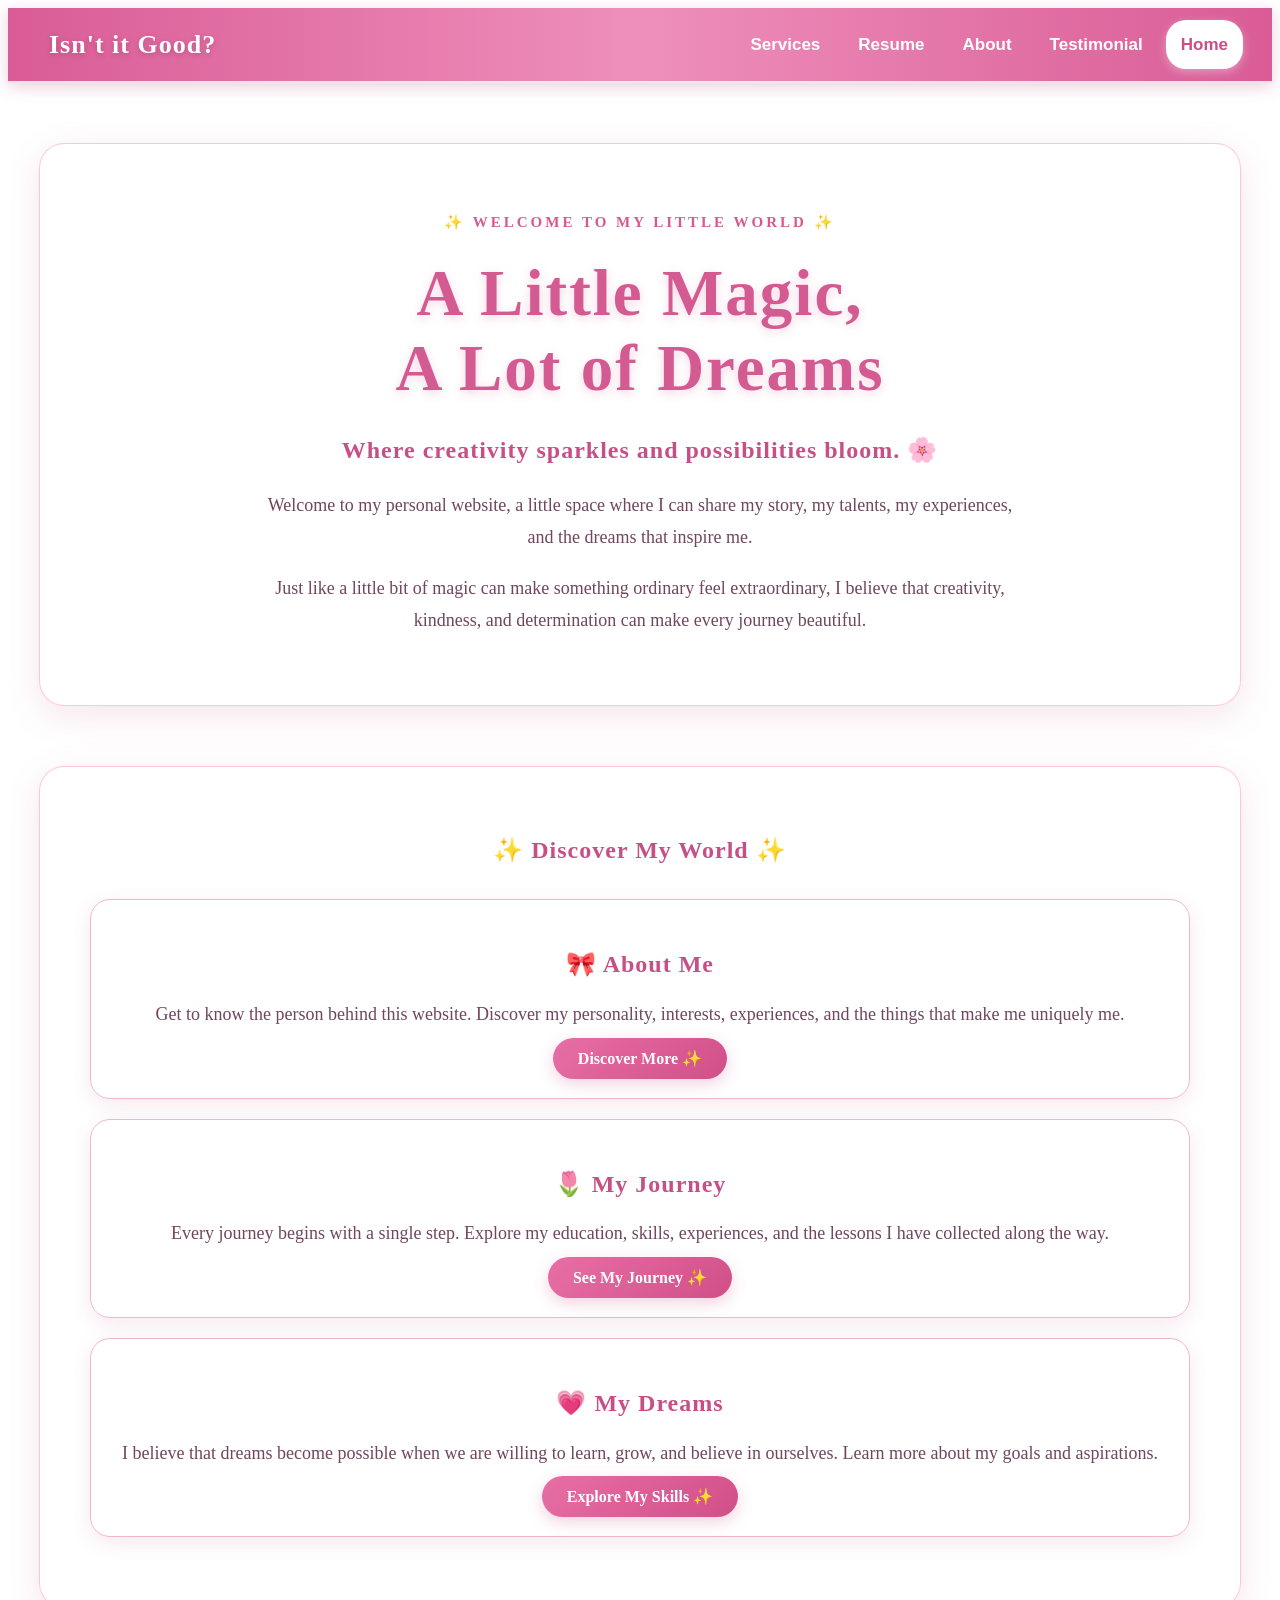
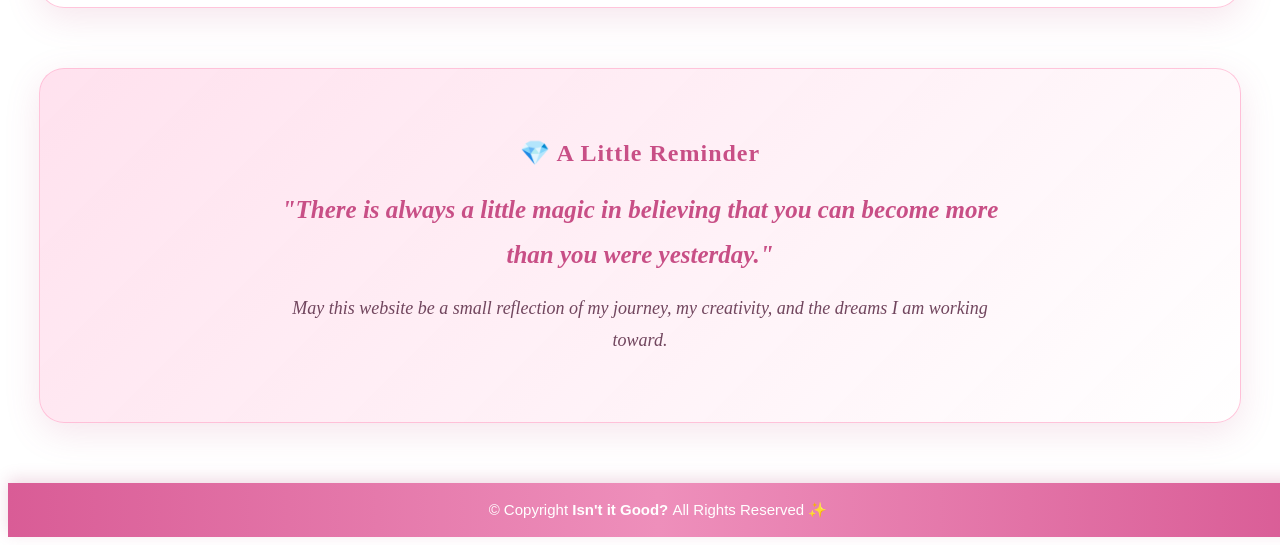
<file: index.html>
<head>
     <meta charset="UTF-8">

    <meta name="viewport" content="width=device-width, initial-scale=1.0">

    <title>Isn't it Good? | Home</title>

    <link rel="stylesheet" type="text/css" href="style.css" media="screen">

</head>
    
    
    <body data-new-gr-c-s-check-loaded="14.1195.0" data-gr-ext-installed="">
        <header>
            <div class="header">
                <div class="header-Left">
                    <a href="index.html" class="logo">Isn't it Good? </a>
                </div>
            <div class="header-Right">
                <a href="Services.html">Services</a>
                <a href="Resume.html">Resume</a>
                <a href="About Me.html">About</a>
                 <a href="Testimonial.html">Testimonial</a>
                <a class="active" href="index.html">Home</a>
            </div>
        </div>
    
        </header>
    
        </header>
        <main>
            <section class="hero">

            <p class="small-title">
                ✨ WELCOME TO MY LITTLE WORLD ✨
            </p>


            <h1>
                A Little Magic,
                <br>
                A Lot of Dreams
            </h1>


            <h2>
                Where creativity sparkles and possibilities bloom. 🌸
            </h2>


            <p>

                Welcome to my personal website, a little space
                where I can share my story, my talents, my
                experiences, and the dreams that inspire me.

            </p>


            <p>

                Just like a little bit of magic can make
                something ordinary feel extraordinary,
                I believe that creativity, kindness,
                and determination can make every journey
                beautiful.

            </p>


        </section>
        <section class="magic-section">

            <h2>
                ✨ Discover My World ✨
            </h2>


            <div class="card">

                <h2>
                    🎀 About Me
                </h2>

                <p>

                    Get to know the person behind this website.
                    Discover my personality, interests,
                    experiences, and the things that make me
                    uniquely me.

                </p>

                <a class="btn" href="About Me.html">
                    Discover More ✨
                </a>

            </div>
            <div class="card">

                <h2>
                    🌷 My Journey
                </h2>

                <p>

                    Every journey begins with a single step.
                    Explore my education, skills, experiences,
                    and the lessons I have collected along
                    the way.

                </p>

                <a class="btn" href="Resume.html">
                    See My Journey ✨
                </a>

            </div>
            <div class="card">

                <h2>
                    💗 My Dreams
                </h2>

                <p>

                    I believe that dreams become possible when
                    we are willing to learn, grow, and believe
                    in ourselves. Learn more about my goals
                    and aspirations.

                </p>

                <a class="btn" href="Services.html">
                    Explore My Skills ✨
                </a>

            </div>
        </section>
        <section class="quote-section">

            <h2>
                💎 A Little Reminder
            </h2>


            <p>

                "There is always a little magic in believing
                that you can become more than you were
                yesterday."

            </p>
            <p>

                May this website be a small reflection of my
                journey, my creativity, and the dreams I am
                working toward.

            </p>

        </section>
        </main>
    
        <footer>
            <div class="footer">

            © Copyright

            <strong>
                <span>Isn't it Good?</span>
            </strong>

            All Rights Reserved ✨

            </div>

        </footer> 
            
    </body>
</file>
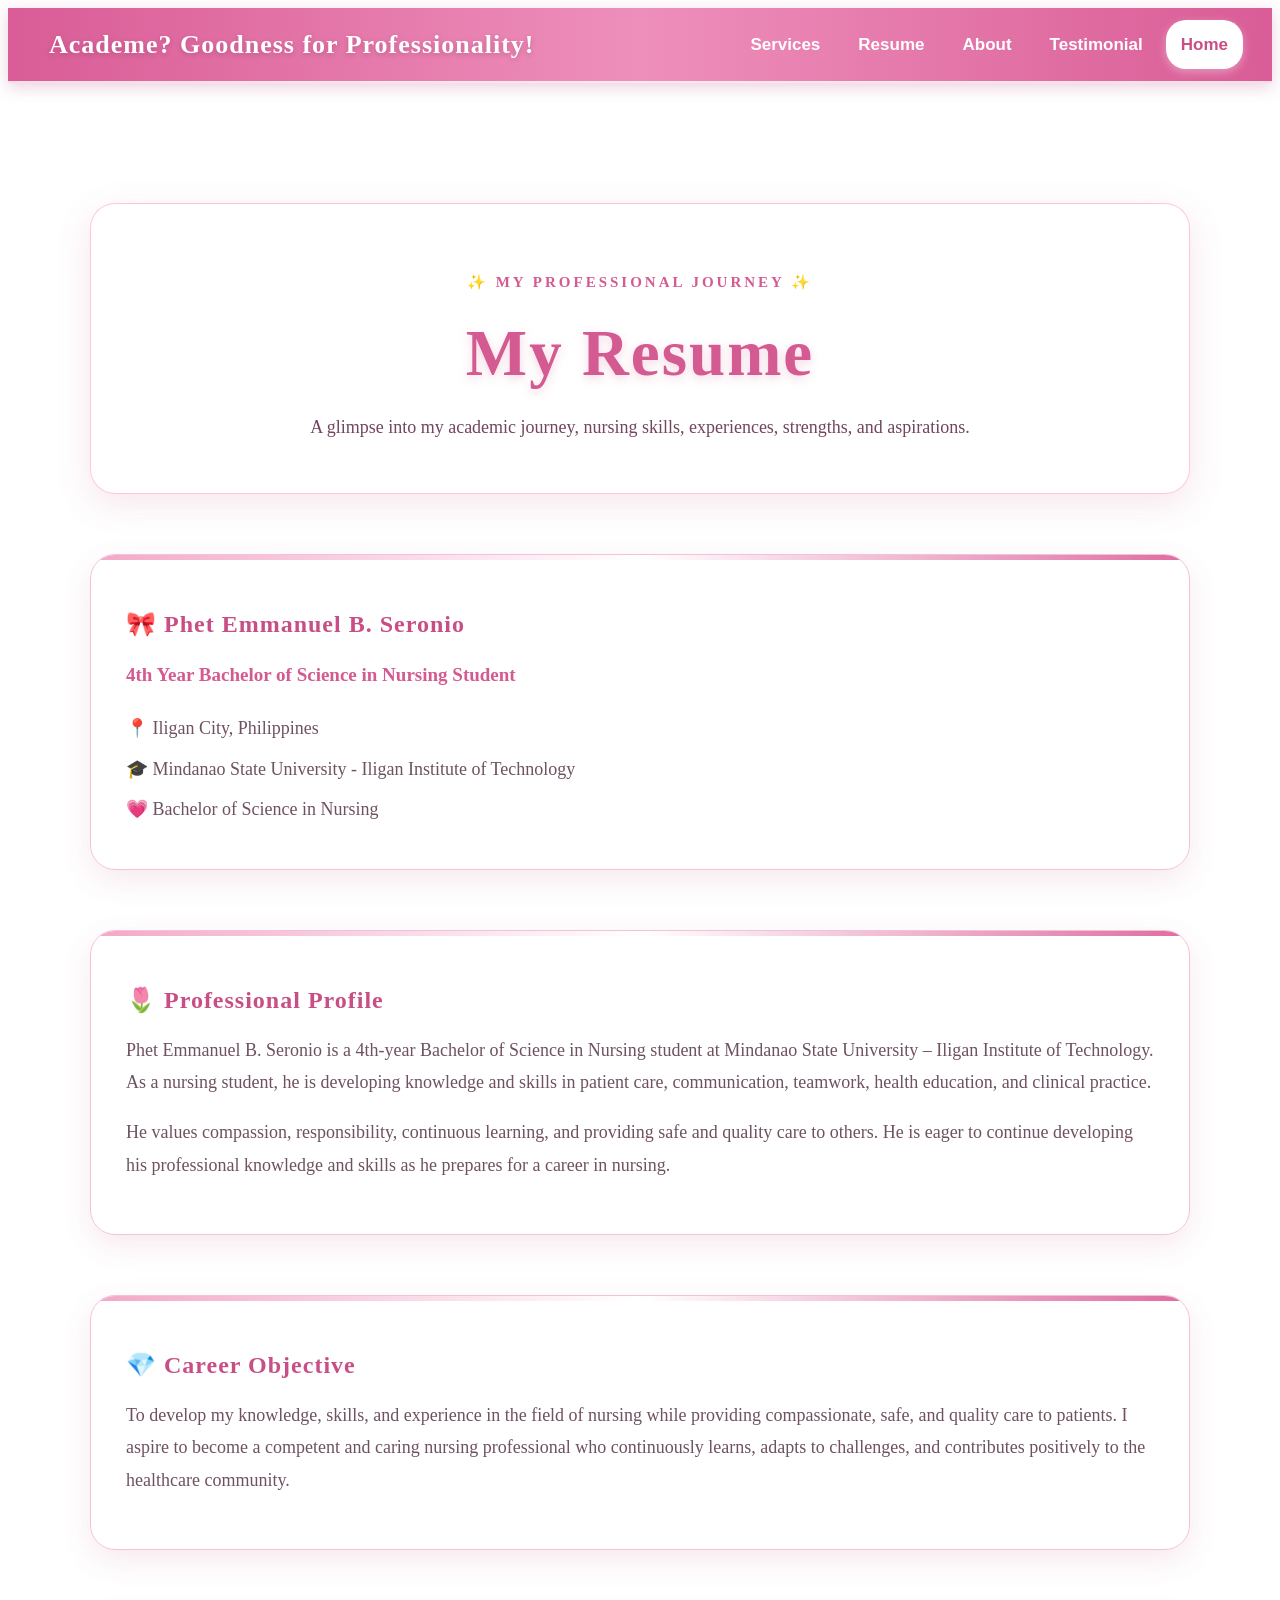
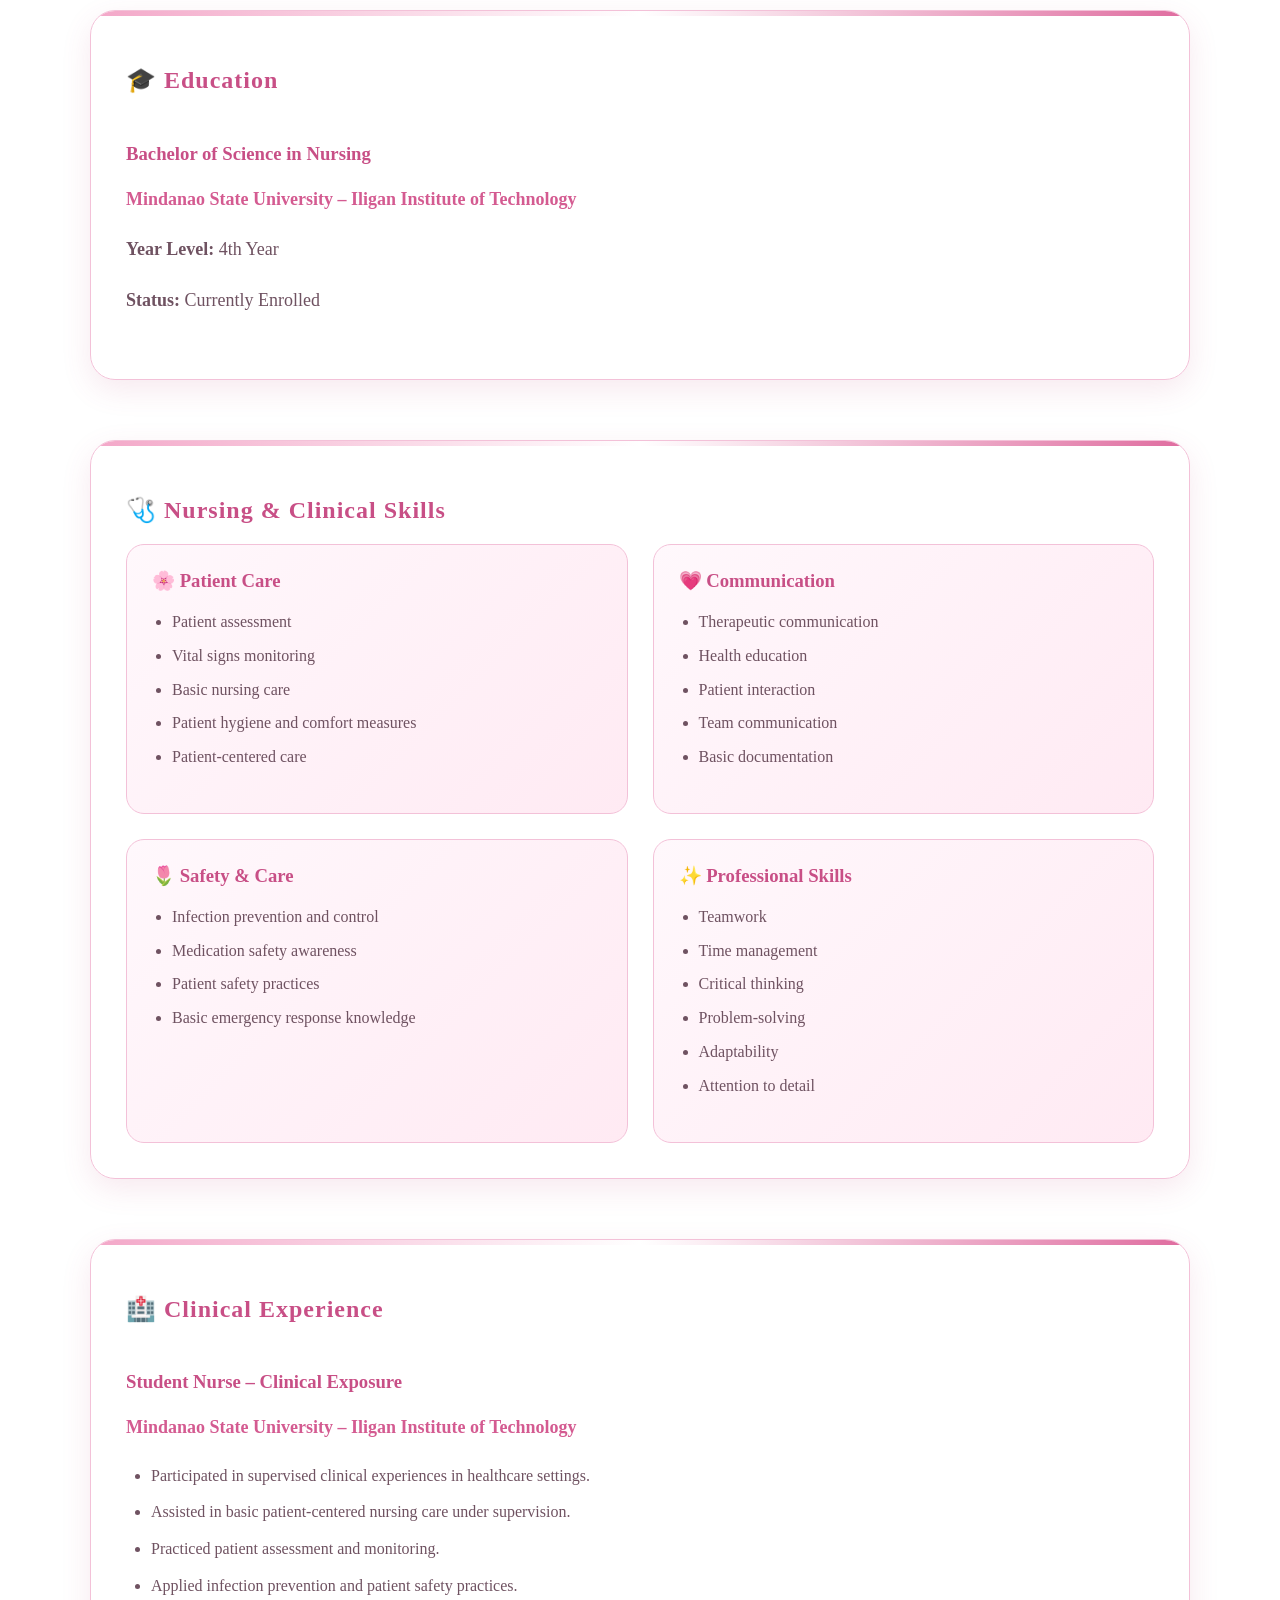
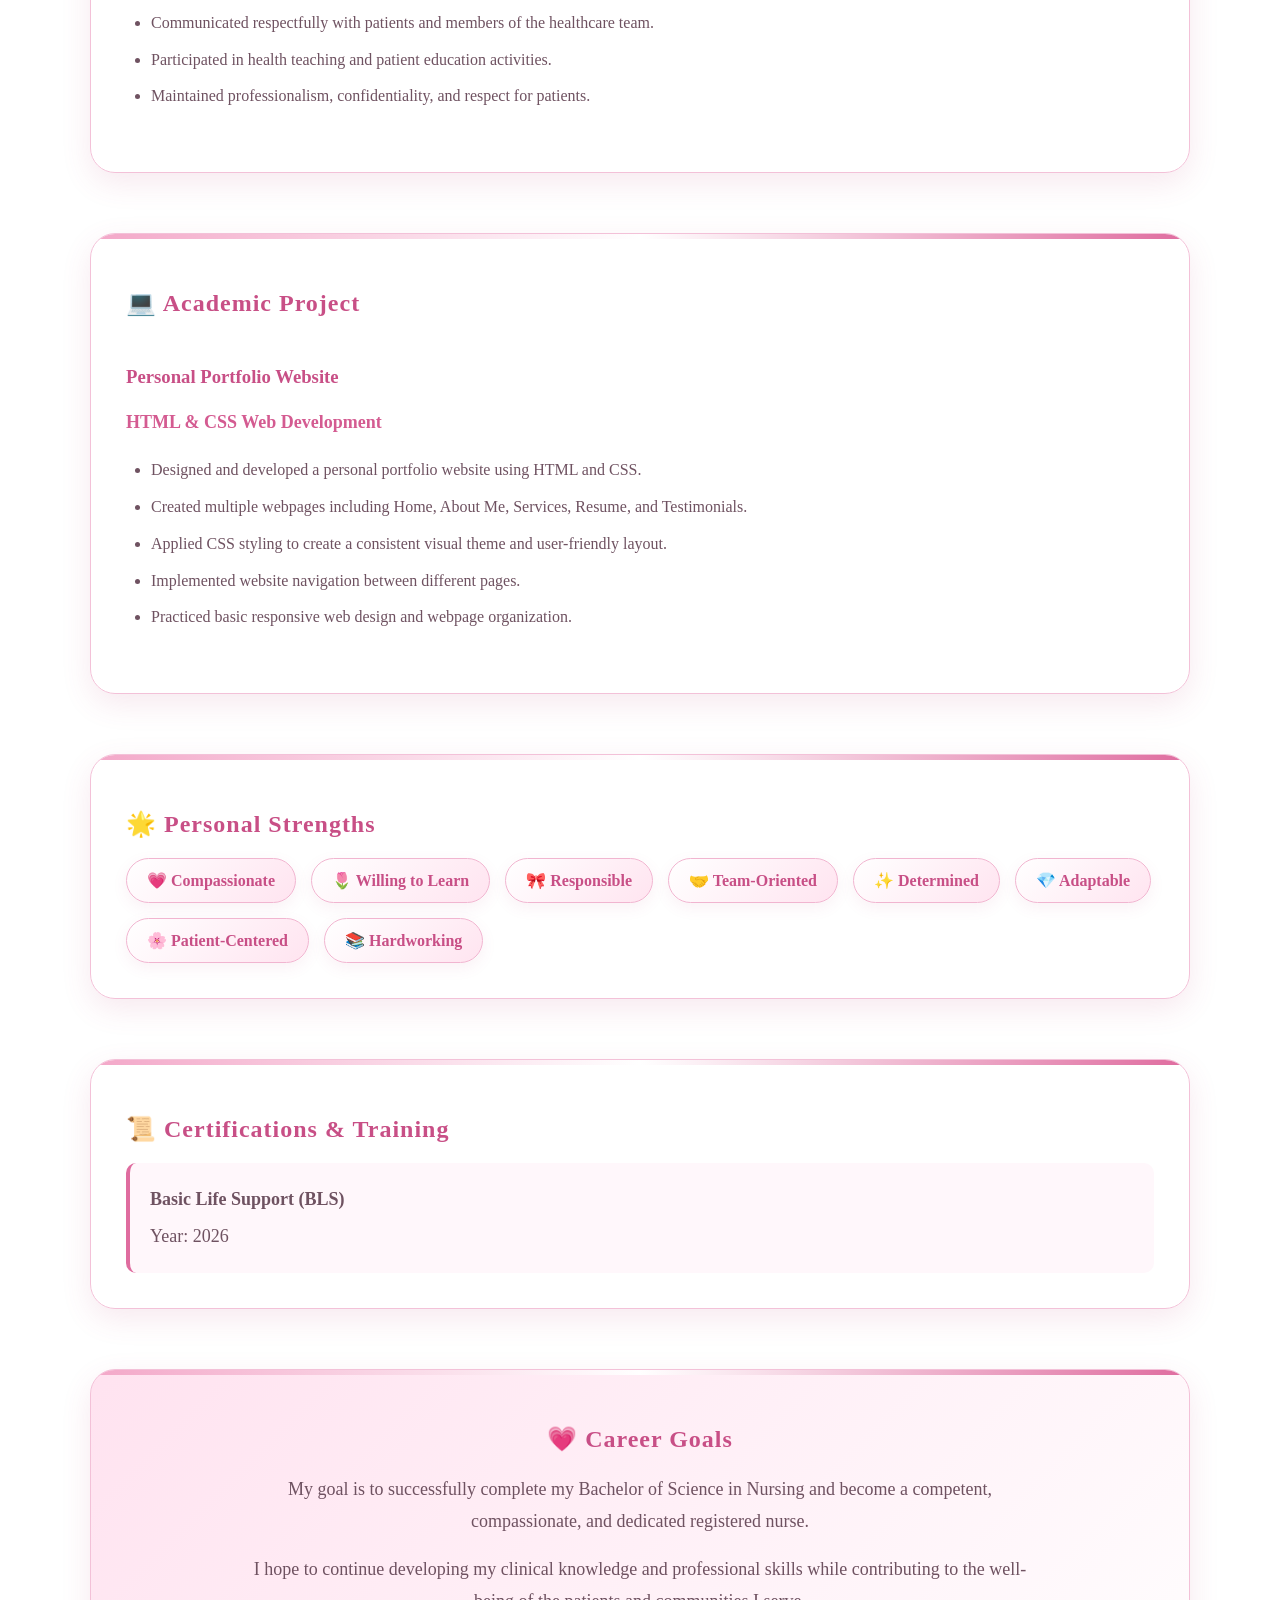
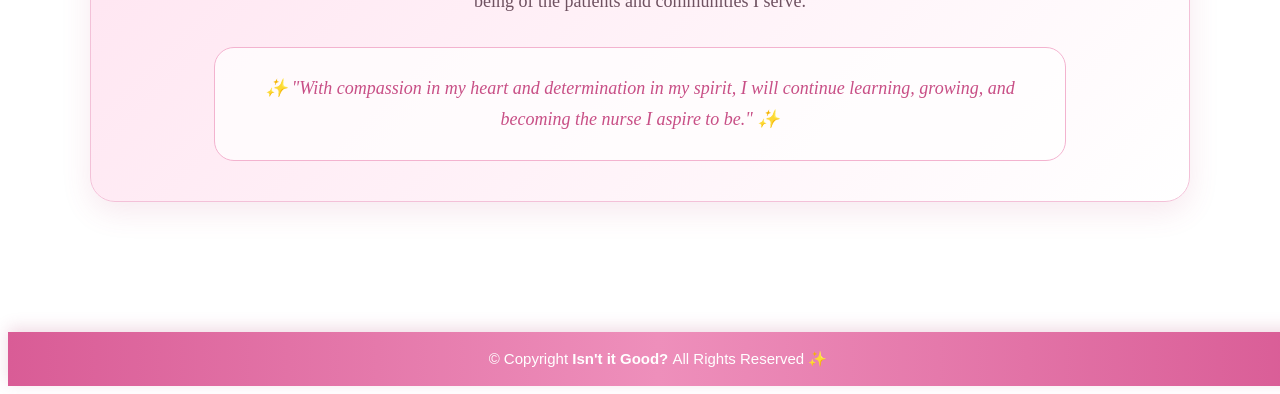
<file: Resume.html>
<head>
    <meta charset="UTF-8">
    <meta name="viewport" content="width=device-width, initial-scale=1.0">

    <title>Resume | Phet Emmanuel B. Seronio</title>

    <!-- Shared CSS -->
    <link rel="stylesheet" type="text/css" href="style.css" media="screen">
</head>

<body data-new-gr-c-s-check-loaded="14.1195.0" data-gr-ext-installed="">
        <header>
            <div class="header">
                <div class="header-Left">
                    <a href="index.html" class="logo">Academe? Goodness for Professionality! </a>
                </div>
            <div class="header-Right">
                <a href="Services.html">Services</a>
                <a href="Resume.html">Resume</a>
                <a href="About Me.html">About</a>
                 <a href="Testimonial.html">Testimonial</a>
                <a class="active" href="index.html">Home</a>
            </div>
        </div>
    
        </header>


    <!-- MAIN CONTENT -->
    <main class="resume-page">

        <!-- RESUME INTRODUCTION -->
        <section class="resume-intro">

            <p class="small-title">
                ✨ MY PROFESSIONAL JOURNEY ✨
            </p>

            <h1>
                My Resume
            </h1>

            <p>
                A glimpse into my academic journey, nursing skills,
                experiences, strengths, and aspirations.
            </p>

        </section>


        <!-- PERSONAL INFORMATION -->
        <section class="resume-card">

            <h2>🎀 Phet Emmanuel B. Seronio</h2>

            <p class="resume-role">
                4th Year Bachelor of Science in Nursing Student
            </p>

            <div class="resume-contact">

                <p>
                    📍 Iligan City, Philippines
                </p>

                <p>
                    🎓 Mindanao State University -
                    Iligan Institute of Technology
                </p>

                <p>
                    💗 Bachelor of Science in Nursing
                </p>

            </div>

        </section>


        <!-- PROFESSIONAL PROFILE -->
        <section class="resume-card">

            <h2>🌷 Professional Profile</h2>

            <p>
                Phet Emmanuel B. Seronio is a 4th-year Bachelor of
                Science in Nursing student at Mindanao State University
                – Iligan Institute of Technology. As a nursing student,
                he is developing knowledge and skills in patient care,
                communication, teamwork, health education, and clinical
                practice.
            </p>

            <p>
                He values compassion, responsibility, continuous
                learning, and providing safe and quality care to others.
                He is eager to continue developing his professional
                knowledge and skills as he prepares for a career in
                nursing.
            </p>

        </section>


        <!-- CAREER OBJECTIVE -->
        <section class="resume-card">

            <h2>💎 Career Objective</h2>

            <p>
                To develop my knowledge, skills, and experience in the
                field of nursing while providing compassionate, safe,
                and quality care to patients. I aspire to become a
                competent and caring nursing professional who continuously
                learns, adapts to challenges, and contributes positively
                to the healthcare community.
            </p>

        </section>


        <!-- EDUCATION -->
        <section class="resume-card">

            <h2>🎓 Education</h2>

            <div class="resume-item">

                <h3>
                    Bachelor of Science in Nursing
                </h3>

                <p class="resume-highlight">
                    Mindanao State University –
                    Iligan Institute of Technology
                </p>

                <p>
                    <strong>Year Level:</strong> 4th Year
                </p>

                <p>
                    <strong>Status:</strong> Currently Enrolled
                </p>

            </div>

        </section>


        <!-- NURSING SKILLS -->
        <section class="resume-card">

            <h2>🩺 Nursing & Clinical Skills</h2>

            <div class="skills-grid">

                <div class="skill-box">
                    <h3>🌸 Patient Care</h3>
                    <ul>
                        <li>Patient assessment</li>
                        <li>Vital signs monitoring</li>
                        <li>Basic nursing care</li>
                        <li>Patient hygiene and comfort measures</li>
                        <li>Patient-centered care</li>
                    </ul>
                </div>


                <div class="skill-box">
                    <h3>💗 Communication</h3>
                    <ul>
                        <li>Therapeutic communication</li>
                        <li>Health education</li>
                        <li>Patient interaction</li>
                        <li>Team communication</li>
                        <li>Basic documentation</li>
                    </ul>
                </div>


                <div class="skill-box">
                    <h3>🌷 Safety & Care</h3>
                    <ul>
                        <li>Infection prevention and control</li>
                        <li>Medication safety awareness</li>
                        <li>Patient safety practices</li>
                        <li>Basic emergency response knowledge</li>
                    </ul>
                </div>


                <div class="skill-box">
                    <h3>✨ Professional Skills</h3>
                    <ul>
                        <li>Teamwork</li>
                        <li>Time management</li>
                        <li>Critical thinking</li>
                        <li>Problem-solving</li>
                        <li>Adaptability</li>
                        <li>Attention to detail</li>
                    </ul>
                </div>

            </div>

        </section>


        <!-- CLINICAL EXPERIENCE -->
        <section class="resume-card">

            <h2>🏥 Clinical Experience</h2>

            <div class="resume-item">

                <h3>
                    Student Nurse – Clinical Exposure
                </h3>

                <p class="resume-highlight">
                    Mindanao State University –
                    Iligan Institute of Technology
                </p>

                <ul class="resume-list">

                    <li>
                        Participated in supervised clinical experiences
                        in healthcare settings.
                    </li>

                    <li>
                        Assisted in basic patient-centered nursing care
                        under supervision.
                    </li>

                    <li>
                        Practiced patient assessment and monitoring.
                    </li>

                    <li>
                        Applied infection prevention and patient safety
                        practices.
                    </li>

                    <li>
                        Communicated respectfully with patients and
                        members of the healthcare team.
                    </li>

                    <li>
                        Participated in health teaching and patient
                        education activities.
                    </li>

                    <li>
                        Maintained professionalism, confidentiality,
                        and respect for patients.
                    </li>

                </ul>

            </div>

        </section>


        <!-- ACADEMIC PROJECT -->
        <section class="resume-card">

            <h2>💻 Academic Project</h2>

            <div class="resume-item">

                <h3>
                    Personal Portfolio Website
                </h3>

                <p class="resume-highlight">
                    HTML & CSS Web Development
                </p>

                <ul class="resume-list">

                    <li>
                        Designed and developed a personal portfolio
                        website using HTML and CSS.
                    </li>

                    <li>
                        Created multiple webpages including Home,
                        About Me, Services, Resume, and Testimonials.
                    </li>

                    <li>
                        Applied CSS styling to create a consistent
                        visual theme and user-friendly layout.
                    </li>

                    <li>
                        Implemented website navigation between
                        different pages.
                    </li>

                    <li>
                        Practiced basic responsive web design and
                        webpage organization.
                    </li>

                </ul>

            </div>

        </section>


        <!-- STRENGTHS -->
        <section class="resume-card">

            <h2>🌟 Personal Strengths</h2>

            <div class="strengths">

                <span>💗 Compassionate</span>
                <span>🌷 Willing to Learn</span>
                <span>🎀 Responsible</span>
                <span>🤝 Team-Oriented</span>
                <span>✨ Determined</span>
                <span>💎 Adaptable</span>
                <span>🌸 Patient-Centered</span>
                <span>📚 Hardworking</span>

            </div>

        </section>


        <!-- CERTIFICATIONS -->
        <section class="resume-card">

            <h2>📜 Certifications & Training</h2>


            <div class="placeholder-item">

                <p>
                    <strong>Basic Life Support (BLS)</strong>
                </p>

                <p>
                    Year: 2026
                </p>

            </div>


        </section>


        <!-- CAREER GOALS -->
        <section class="resume-card goal-card">

            <h2>💗 Career Goals</h2>

            <p>
                My goal is to successfully complete my Bachelor of
                Science in Nursing and become a competent, compassionate,
                and dedicated registered nurse.
            </p>

            <p>
                I hope to continue developing my clinical knowledge and
                professional skills while contributing to the well-being
                of the patients and communities I serve.
            </p>

            <div class="magic-quote">
                ✨ "With compassion in my heart and determination in
                my spirit, I will continue learning, growing, and
                becoming the nurse I aspire to be." ✨
            </div>

        </section>

    </main>


    <!-- FOOTER -->
    <footer>

        <div class="footer">

            © Copyright

            <strong>
                <span>Isn't it Good?</span>
            </strong>

            All Rights Reserved ✨

            </div>

        </footer> 
    
    
    
    </body>
</file>
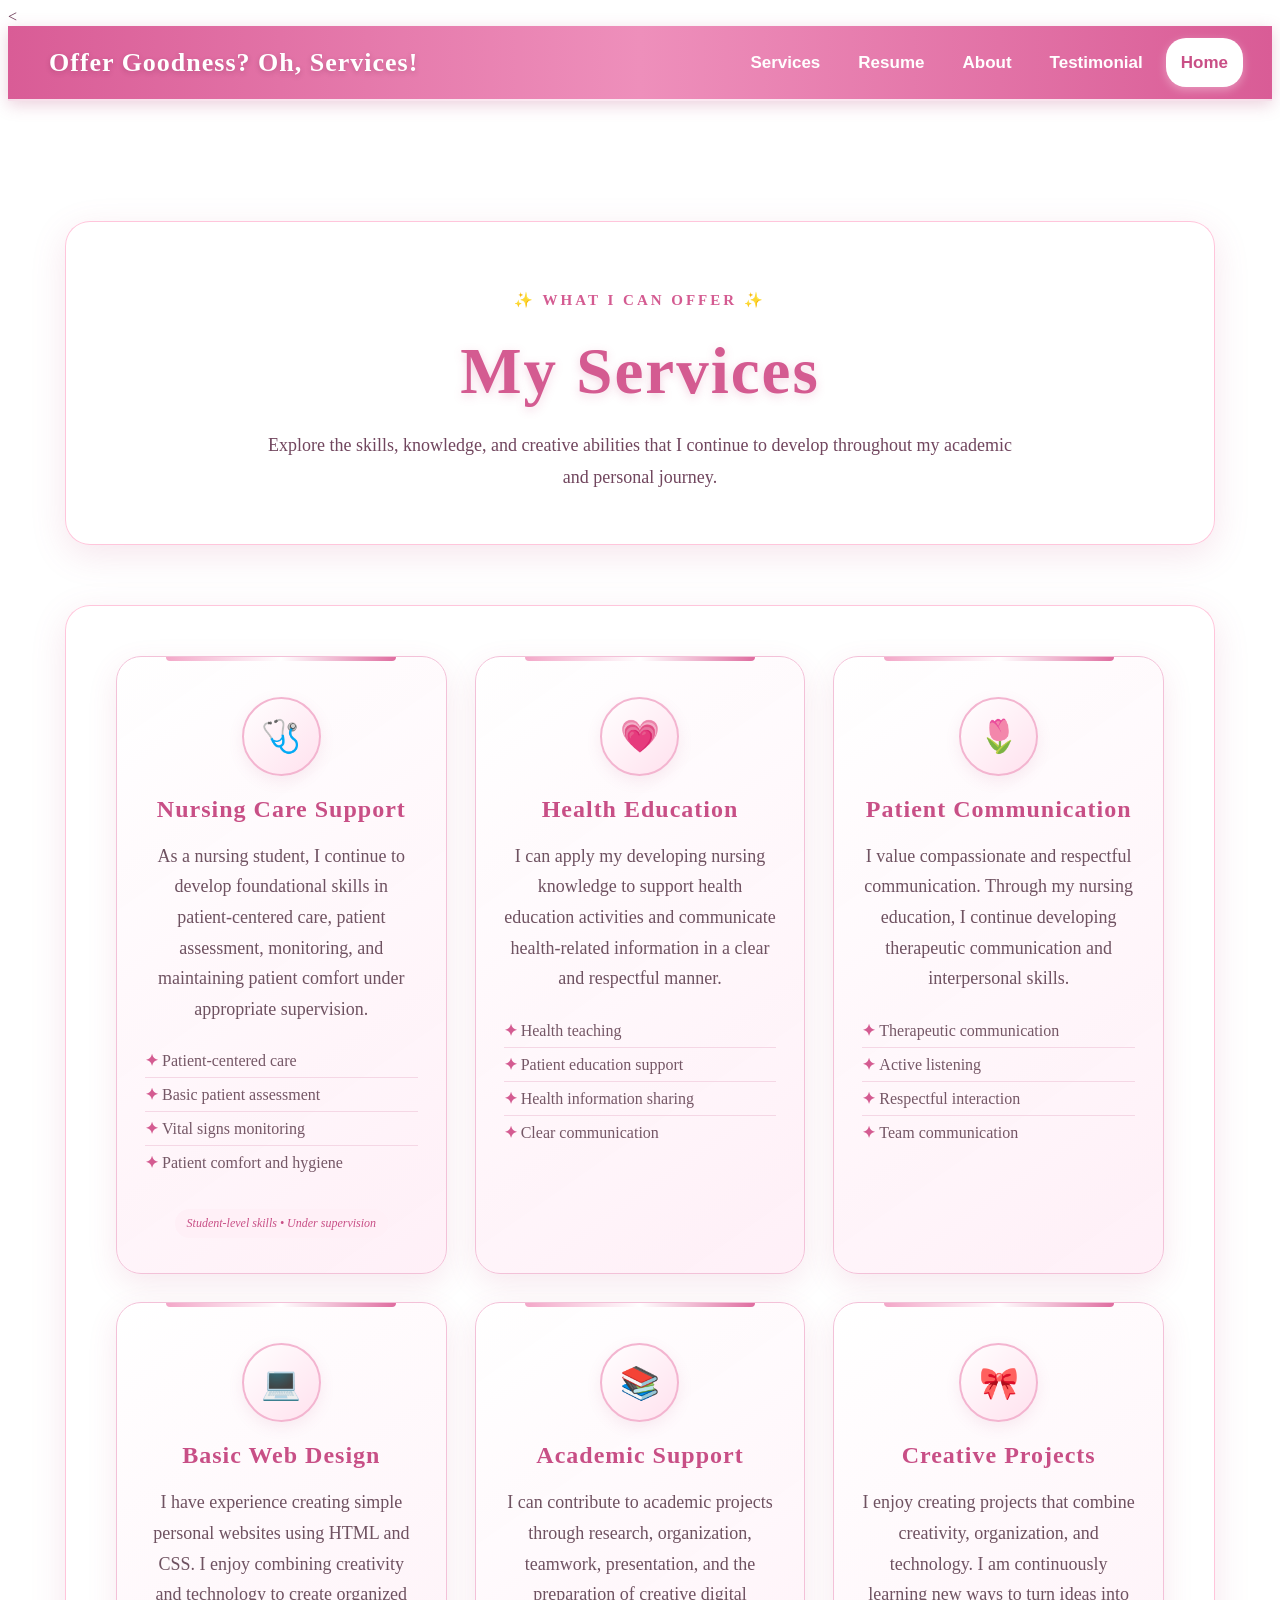
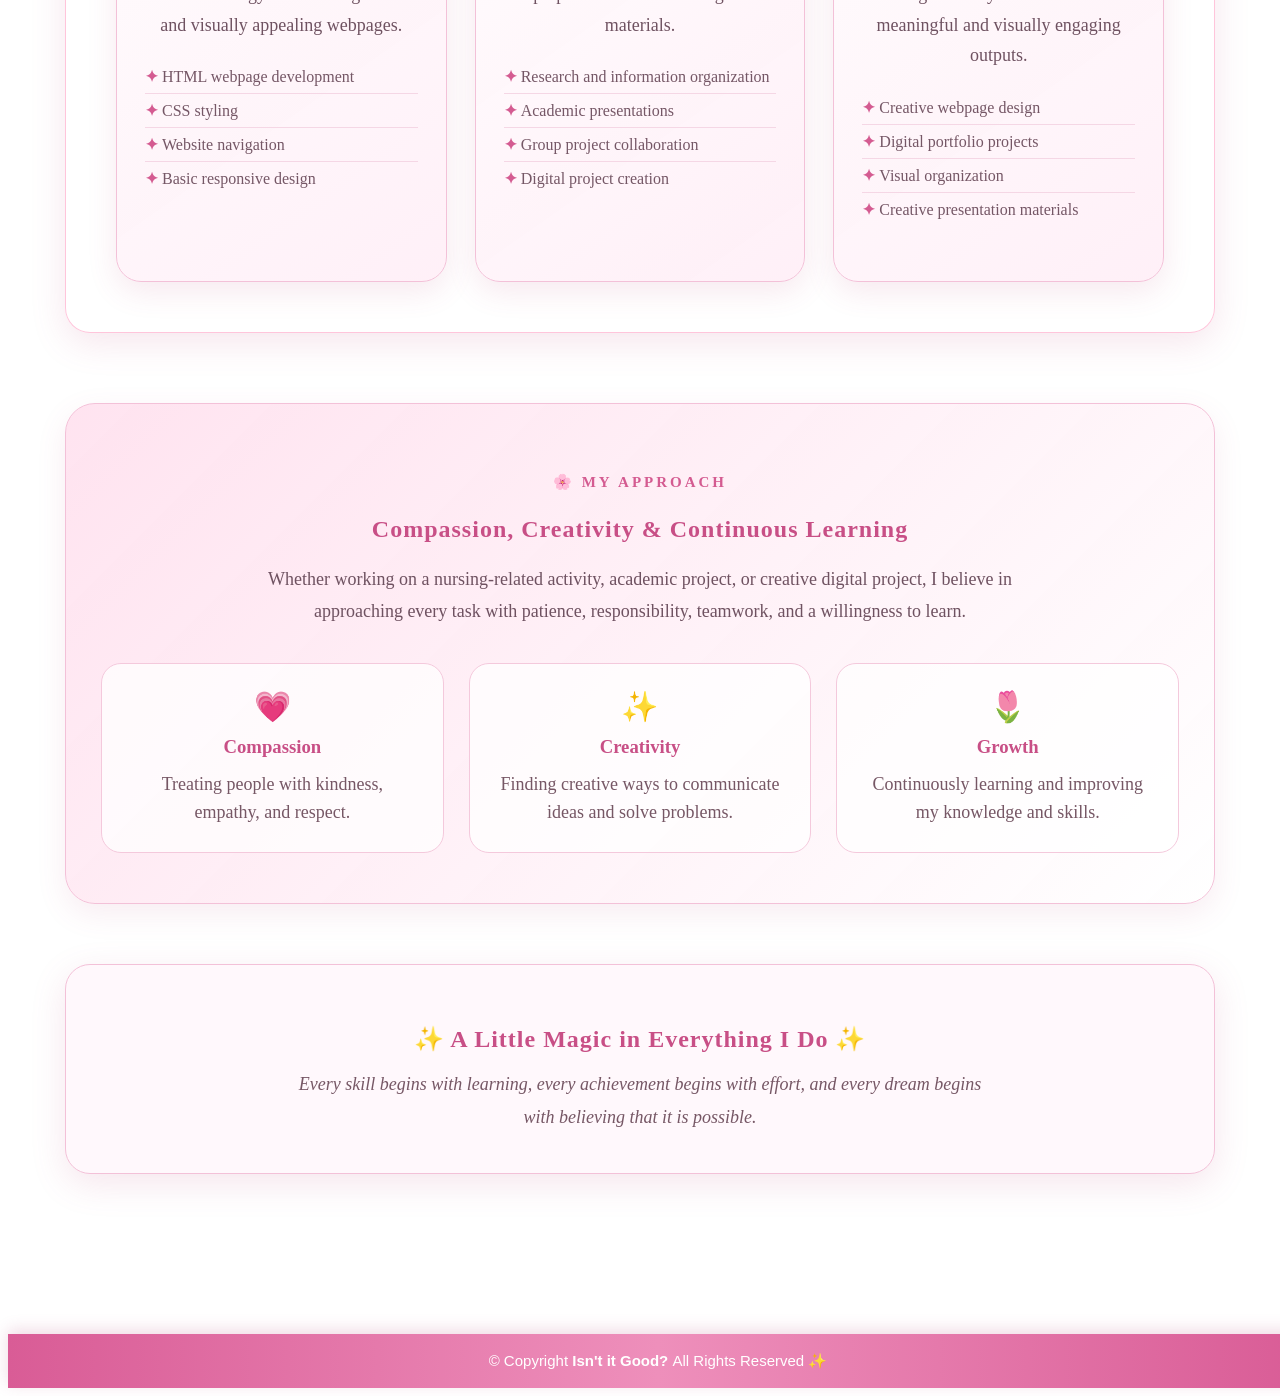
<file: Services.html>
<head>
    <<head>
    <meta charset="UTF-8">
    <meta name="viewport" content="width=device-width, initial-scale=1.0">

    <title>Services | Phet Emmanuel B. Seronio</title>

    <!-- Shared CSS -->
    <link rel="stylesheet" type="text/css" href="style.css" media="screen">
</head>
    
    
    <body data-new-gr-c-s-check-loaded="14.1195.0" data-gr-ext-installed="">
        <header>
            <div class="header">
                <div class="header-Left">
                    <a href="index.html" class="logo">Offer Goodness? Oh, Services! </a>
                </div>
            <div class="header-Right">
                <a href="Services.html">Services</a>
                <a href="Resume.html">Resume</a>
                <a href="About Me.html">About</a>
                 <a href="Testimonial.html">Testimonial</a>
                <a class="active" href="index.html">Home</a>
            </div>
    
        </header>
        <main class="services-page">

        <!-- INTRODUCTION -->
        <section class="services-intro">

            <p class="small-title">
                ✨ WHAT I CAN OFFER ✨
            </p>

            <h1>
                My Services
            </h1>

            <p>
                Explore the skills, knowledge, and creative abilities
                that I continue to develop throughout my academic and
                personal journey.
            </p>

        </section>


        <!-- SERVICES GRID -->
        <section class="services-grid">


            <!-- SERVICE 1 -->
            <div class="service-card">

                <div class="service-icon">
                    🩺
                </div>

                <h2>
                    Nursing Care Support
                </h2>

                <p>
                    As a nursing student, I continue to develop
                    foundational skills in patient-centered care,
                    patient assessment, monitoring, and maintaining
                    patient comfort under appropriate supervision.
                </p>

                <ul>
                    <li>Patient-centered care</li>
                    <li>Basic patient assessment</li>
                    <li>Vital signs monitoring</li>
                    <li>Patient comfort and hygiene</li>
                </ul>

                <span class="service-note">
                    Student-level skills • Under supervision
                </span>

            </div>


            <!-- SERVICE 2 -->
            <div class="service-card">

                <div class="service-icon">
                    💗
                </div>

                <h2>
                    Health Education
                </h2>

                <p>
                    I can apply my developing nursing knowledge to
                    support health education activities and communicate
                    health-related information in a clear and respectful
                    manner.
                </p>

                <ul>
                    <li>Health teaching</li>
                    <li>Patient education support</li>
                    <li>Health information sharing</li>
                    <li>Clear communication</li>
                </ul>

            </div>


            <!-- SERVICE 3 -->
            <div class="service-card">

                <div class="service-icon">
                    🌷
                </div>

                <h2>
                    Patient Communication
                </h2>

                <p>
                    I value compassionate and respectful communication.
                    Through my nursing education, I continue developing
                    therapeutic communication and interpersonal skills.
                </p>

                <ul>
                    <li>Therapeutic communication</li>
                    <li>Active listening</li>
                    <li>Respectful interaction</li>
                    <li>Team communication</li>
                </ul>

            </div>


            <!-- SERVICE 4 -->
            <div class="service-card">

                <div class="service-icon">
                    💻
                </div>

                <h2>
                    Basic Web Design
                </h2>

                <p>
                    I have experience creating simple personal websites
                    using HTML and CSS. I enjoy combining creativity
                    and technology to create organized and visually
                    appealing webpages.
                </p>

                <ul>
                    <li>HTML webpage development</li>
                    <li>CSS styling</li>
                    <li>Website navigation</li>
                    <li>Basic responsive design</li>
                </ul>

            </div>


            <!-- SERVICE 5 -->
            <div class="service-card">

                <div class="service-icon">
                    📚
                </div>

                <h2>
                    Academic Support
                </h2>

                <p>
                    I can contribute to academic projects through
                    research, organization, teamwork, presentation,
                    and the preparation of creative digital materials.
                </p>

                <ul>
                    <li>Research and information organization</li>
                    <li>Academic presentations</li>
                    <li>Group project collaboration</li>
                    <li>Digital project creation</li>
                </ul>

            </div>


            <!-- SERVICE 6 -->
            <div class="service-card">

                <div class="service-icon">
                    🎀
                </div>

                <h2>
                    Creative Projects
                </h2>

                <p>
                    I enjoy creating projects that combine creativity,
                    organization, and technology. I am continuously
                    learning new ways to turn ideas into meaningful
                    and visually engaging outputs.
                </p>

                <ul>
                    <li>Creative webpage design</li>
                    <li>Digital portfolio projects</li>
                    <li>Visual organization</li>
                    <li>Creative presentation materials</li>
                </ul>

            </div>

        </section>


        <!-- MY APPROACH -->
        <section class="service-approach">

            <p class="small-title">
                🌸 MY APPROACH
            </p>

            <h2>
                Compassion, Creativity & Continuous Learning
            </h2>

            <p>
                Whether working on a nursing-related activity,
                academic project, or creative digital project,
                I believe in approaching every task with patience,
                responsibility, teamwork, and a willingness to learn.
            </p>


            <div class="approach-items">

                <div class="approach-item">
                    <span>💗</span>
                    <h3>Compassion</h3>
                    <p>
                        Treating people with kindness, empathy,
                        and respect.
                    </p>
                </div>


                <div class="approach-item">
                    <span>✨</span>
                    <h3>Creativity</h3>
                    <p>
                        Finding creative ways to communicate ideas
                        and solve problems.
                    </p>
                </div>


                <div class="approach-item">
                    <span>🌷</span>
                    <h3>Growth</h3>
                    <p>
                        Continuously learning and improving my
                        knowledge and skills.
                    </p>
                </div>

            </div>

        </section>


        <!-- FINAL MESSAGE -->
        <section class="services-quote">

            <h2>
                ✨ A Little Magic in Everything I Do ✨
            </h2>

            <p>
                Every skill begins with learning, every achievement
                begins with effort, and every dream begins with
                believing that it is possible.
            </p>

        </section>

    </main>

        <footer class="">
            <div class="footer">

            © Copyright

            <strong>
                <span>Isn't it Good?</span>
            </strong>

            All Rights Reserved ✨

            </div>

        </footer> 
    
    
    
    </body>
</file>
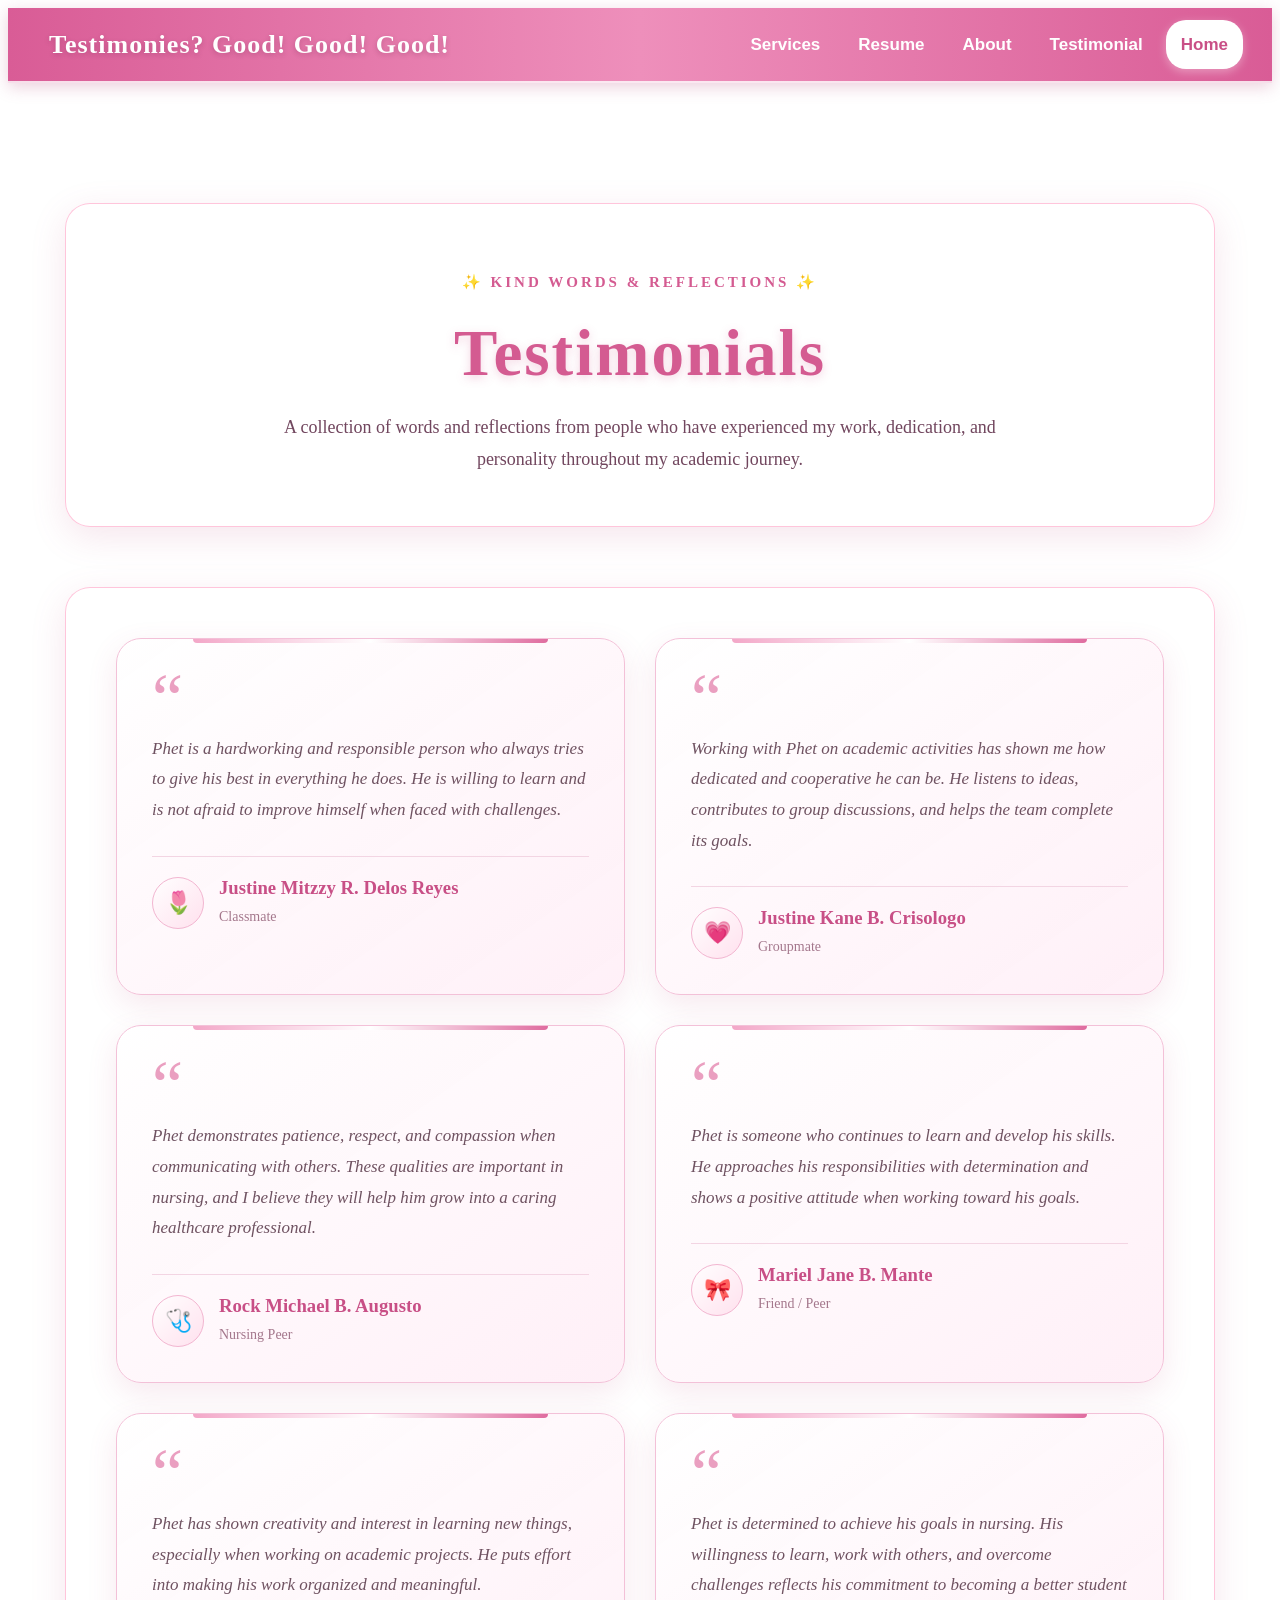
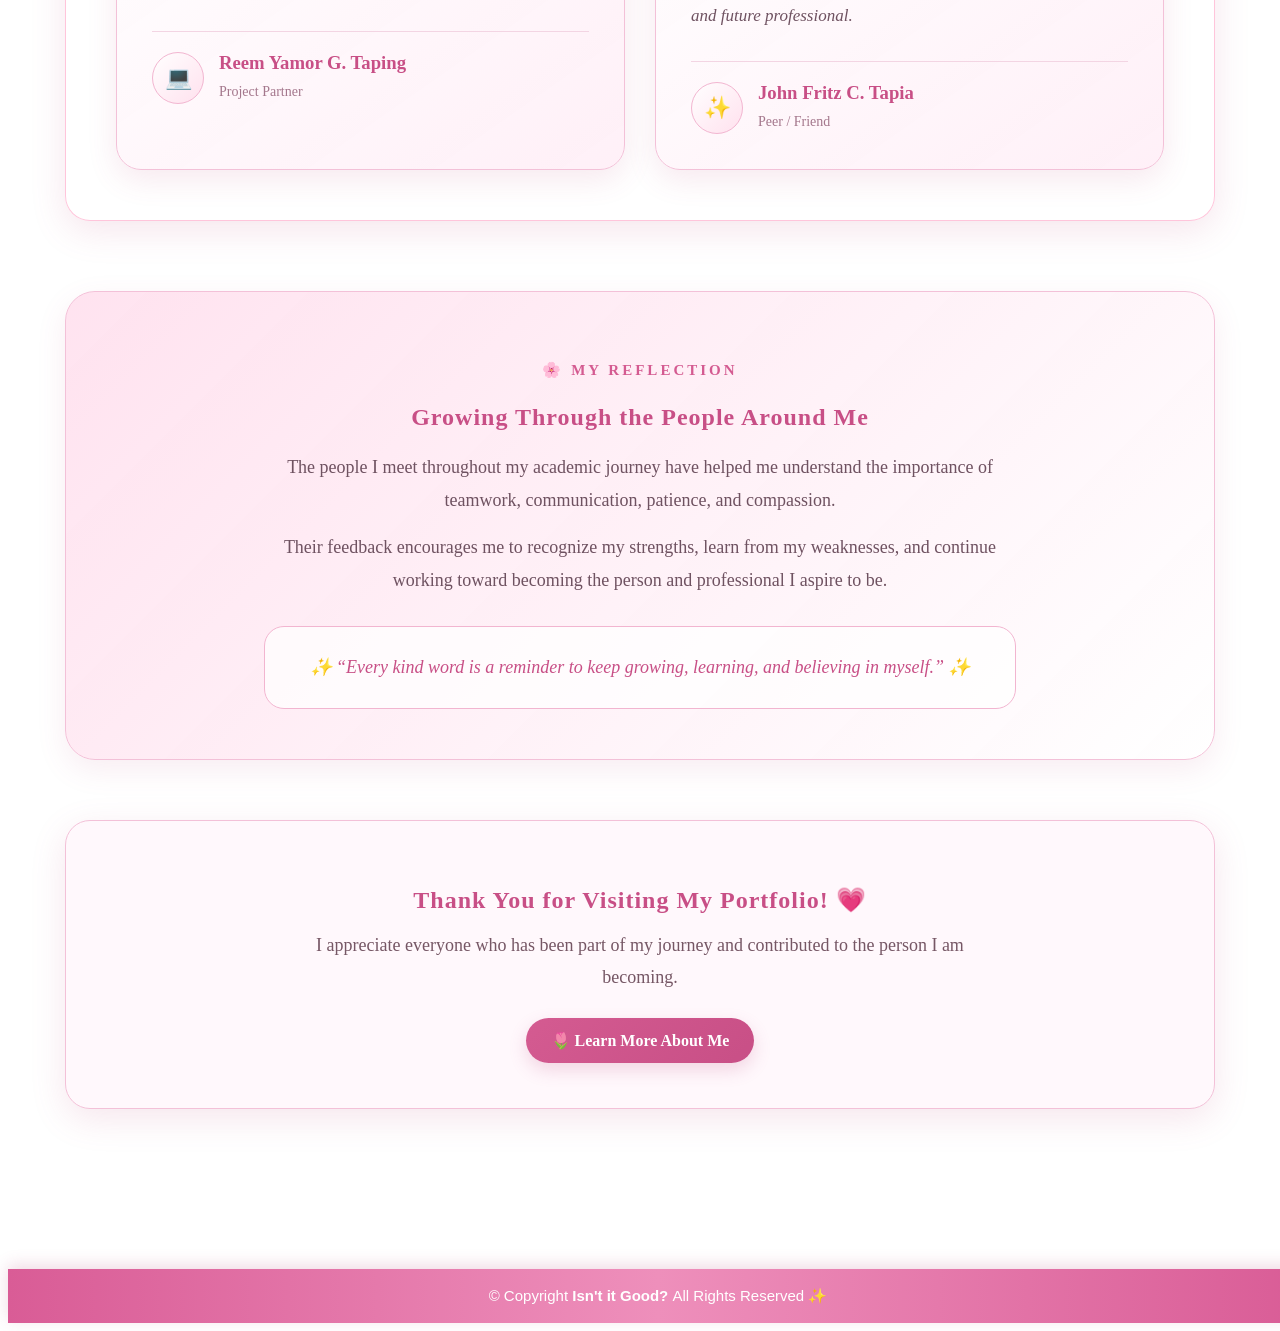
<file: Testimonial.html>
<head>
    <meta charset="UTF-8">
    <meta name="viewport" content="width=device-width, initial-scale=1.0">

    <title>Testimonials | Phet Emmanuel B. Seronio</title>

    <!-- Shared CSS -->
    <link rel="stylesheet" type="text/css" href="style.css" media="screen">
</head>
    
    
    <body data-new-gr-c-s-check-loaded="14.1195.0" data-gr-ext-installed="">
        <header>
            <div class="header">
                <div class="header-Left">
                    <a href="index.html" class="logo">Testimonies? Good! Good! Good! </a>
                </div>
            <div class="header-Right">
                <a href="Services.html">Services</a>
                <a href="Resume.html">Resume</a>
                <a href="About Me.html">About</a>
                 <a href="Testimonial.html">Testimonial</a>
                <a class="active" href="index.html">Home</a>
            </div>
        </div>
    
        </header>
        <main class="testimonial-page">

        <!-- INTRODUCTION -->
        <section class="testimonial-intro">

            <p class="small-title">
                ✨ KIND WORDS & REFLECTIONS ✨
            </p>

            <h1>
                Testimonials
            </h1>

            <p>
                A collection of words and reflections from people
                who have experienced my work, dedication, and
                personality throughout my academic journey.
            </p>

        </section>


        <!-- TESTIMONIALS -->
        <section class="testimonial-grid">


            <!-- TESTIMONIAL 1 -->
            <div class="testimonial-card">

                <div class="quote-symbol">
                    “
                </div>

                <p class="testimonial-text">
                    Phet is a hardworking and responsible person who
                    always tries to give his best in everything he does.
                    He is willing to learn and is not afraid to improve
                    himself when faced with challenges.
                </p>

                <div class="testimonial-author">

                    <div class="author-icon">
                        🌷
                    </div>

                    <div>
                        <h3>
                            Justine Mitzzy R. Delos Reyes
                        </h3>

                        <p>
                            Classmate
                        </p>
                    </div>

                </div>

            </div>


            <!-- TESTIMONIAL 2 -->
            <div class="testimonial-card">

                <div class="quote-symbol">
                    “
                </div>

                <p class="testimonial-text">
                    Working with Phet on academic activities has shown
                    me how dedicated and cooperative he can be. He
                    listens to ideas, contributes to group discussions,
                    and helps the team complete its goals.
                </p>

                <div class="testimonial-author">

                    <div class="author-icon">
                        💗
                    </div>

                    <div>
                        <h3>
                            Justine Kane B. Crisologo
                        </h3>

                        <p>
                            Groupmate
                        </p>
                    </div>

                </div>

            </div>


            <!-- TESTIMONIAL 3 -->
            <div class="testimonial-card">

                <div class="quote-symbol">
                    “
                </div>

                <p class="testimonial-text">
                    Phet demonstrates patience, respect, and compassion
                    when communicating with others. These qualities are
                    important in nursing, and I believe they will help
                    him grow into a caring healthcare professional.
                </p>

                <div class="testimonial-author">

                    <div class="author-icon">
                        🩺
                    </div>

                    <div>
                        <h3>
                            Rock Michael B. Augusto
                        </h3>

                        <p>
                            Nursing Peer
                        </p>
                    </div>

                </div>

            </div>


            <!-- TESTIMONIAL 4 -->
            <div class="testimonial-card">

                <div class="quote-symbol">
                    “
                </div>

                <p class="testimonial-text">
                    Phet is someone who continues to learn and develop
                    his skills. He approaches his responsibilities with
                    determination and shows a positive attitude when
                    working toward his goals.
                </p>

                <div class="testimonial-author">

                    <div class="author-icon">
                        🎀
                    </div>

                    <div>
                        <h3>
                            Mariel Jane B. Mante
                        </h3>

                        <p>
                            Friend / Peer
                        </p>
                    </div>

                </div>

            </div>


            <!-- TESTIMONIAL 5 -->
            <div class="testimonial-card">

                <div class="quote-symbol">
                    “
                </div>

                <p class="testimonial-text">
                    Phet has shown creativity and interest in learning
                    new things, especially when working on 
                    academic projects. He puts effort into making his
                    work organized and meaningful.
                </p>

                <div class="testimonial-author">

                    <div class="author-icon">
                        💻
                    </div>

                    <div>
                        <h3>
                            Reem Yamor G. Taping
                        </h3>

                        <p>
                            Project Partner
                        </p>
                    </div>

                </div>

            </div>


            <!-- TESTIMONIAL 6 -->
            <div class="testimonial-card">

                <div class="quote-symbol">
                    “
                </div>

                <p class="testimonial-text">
                    Phet is determined to achieve his goals in nursing.
                    His willingness to learn, work with others, and
                    overcome challenges reflects his commitment to
                    becoming a better student and future professional.
                </p>

                <div class="testimonial-author">

                    <div class="author-icon">
                        ✨
                    </div>

                    <div>
                        <h3>
                            John Fritz C. Tapia
                        </h3>

                        <p>
                            Peer / Friend
                        </p>
                    </div>

                </div>

            </div>

        </section>


        <!-- REFLECTION SECTION -->
        <section class="testimonial-reflection">

            <p class="small-title">
                🌸 MY REFLECTION
            </p>

            <h2>
                Growing Through the People Around Me
            </h2>

            <p>
                The people I meet throughout my academic journey have
                helped me understand the importance of teamwork,
                communication, patience, and compassion.
            </p>

            <p>
                Their feedback encourages me to recognize my strengths,
                learn from my weaknesses, and continue working toward
                becoming the person and professional I aspire to be.
            </p>

            <div class="reflection-quote">
                ✨ “Every kind word is a reminder to keep growing,
                learning, and believing in myself.” ✨
            </div>

        </section>


        <!-- CALL TO ACTION -->
        <section class="testimonial-ending">

            <h2>
                Thank You for Visiting My Portfolio! 💗
            </h2>

            <p>
                I appreciate everyone who has been part of my journey
                and contributed to the person I am becoming.
            </p>

            <a href="About Me.html" class="testimonial-button">
                🌷 Learn More About Me
            </a>

        </section>

    </main>
    
    
    
       <footer class="">
            <div class="footer">

            © Copyright

            <strong>
                <span>Isn't it Good?</span>
            </strong>

            All Rights Reserved ✨

            </div>

        </footer>
    
    
    
    </body>
</file>
<file: style.css>
body{
    background-image: 
      ulinear-gradient(
        rgba (255, 240, 248, 0.78)
        rgba (255, 255, 255, 0.88)
      ),
      url("PHOTOS/BackGround 1.jpg");
    background-repeat: no-repeat;
    background-size: cover;
    background-position: center;
    background-attachment: fixed;

    color: #6b3a56;

    font-family: Cambria, Georgia, "Times New Roman", serif;

    min-height: 100vh;
}
h1{
    color: #d45b91;
    text-align: center;
    font-family: Georgia, "Times New Roman", serif;
    font-size: 70px;
    font-weight: bold;

    letter-spacing: 2px;

    text-shadow:
        0 3px 10px rgba(212, 91, 145, 0.25);

    margin: 50px 20px 30px;
}
h2 {
    color: #c84f86;

    font-family:
        Georgia,
        "Times New Roman",
        serif;

    letter-spacing: 1px;
}
h3 {
    color: #b94678;
}
.header {
    overflow: hidden;

    background:
        linear-gradient(
            90deg,
            #d95c96,
            #ee8fbb,
            #d95c96
        );

    padding: 8px 25px;

    box-shadow:
        0 4px 15px rgba(180, 70, 120, 0.25);

    border-bottom:
        2px solid rgba(255, 255, 255, 0.8);
}
  
  /* Style the logo link (notice that we set the same value of line-height and font-size to prevent the header to increase when the font gets bigger */
  .header a.logo {
    float: left;

    color: white;

    font-size: 26px;

    font-weight: bold;

    font-family:
        Georgia,
        "Times New Roman",
        serif;

    letter-spacing: 1px;

    padding: 12px;

    text-decoration: none;

    text-shadow:
        0 2px 5px rgba(120, 40, 80, 0.3);
  }
  .header a {
    float: left;

    color: white;

    text-align: center;

    padding: 12px 15px;

    text-decoration: none;

    font-size: 17px;

    line-height: 25px;

    border-radius: 20px;

    font-family:Arial,
        Helvetica,
        sans-serif;

    font-weight: bold;

    margin: 4px;

    transition:
        background-color 0.3s ease,
        color 0.3s ease,
        transform 0.3s ease,
        box-shadow 0.3s ease;
  }
  
  /* Change the background color on mouse-over */
  .header a:hover {

    background-color: white;

    color: #d45b91;

    transform: translateY(-2px);

    box-shadow:
        0 4px 12px rgba(255, 255, 255, 0.35);
  }
  
  .header a.active {

    background-color: white;

    color: #c94f86;

    box-shadow:
        0 3px 10px rgba(255, 255, 255, 0.35);
  }

  
  /* Float the link section to the right */
  .header-Right {
    float: right;
  }
  .header img {
    height: 50px;

    width: 50px;

    object-fit: cover;

    border-radius: 50%;

    border: 3px solid white;

    box-shadow:
        0 0 12px rgba(255, 255, 255, 0.8);
  }
  section {
    max-width: 1100px;

    margin: 60px auto;

    padding: 50px;

    background-color:
        rgba(255, 255, 255, 0.82);

    border-radius: 25px;

    border:
        1px solid rgba(255, 183, 211, 0.8);

    box-shadow:
        0 10px 35px rgba(194, 86, 133, 0.15);

    backdrop-filter: blur(5px);
  }
  section h1 {
    font-size: 65px;

    color: #d45b91;

    margin-top: 20px;
  }
  p {
    color: #71465e;

    font-family:
        Cambria,
        Georgia,
        "Times New Roman",
        serif;

    font-size: 18px;

    line-height: 1.8;
  } 
  #content {

    color: #7a3d5c;

    text-align: justify;

    font-family:
        Cambria,
        Georgia,
        "Times New Roman",
        serif;

    font-size: 24px;

    line-height: 1.7;

    padding: 20px;
  }
  button,
.btn {

    background:
        linear-gradient(
            135deg,
            #e76fa5,
            #d14f88
        );

    color: white;

    border: none;

    padding: 12px 25px;

    border-radius: 25px;

    font-weight: bold;

    font-size: 16px;

    text-decoration: none;

    cursor: pointer;

    box-shadow:
        0 5px 15px rgba(205, 75, 130, 0.25);

    transition: 0.3s ease;
  }
  button:hover,
.btn:hover {

    background:
        linear-gradient(
            135deg,
            #d14f88,
            #bd3f75
        );

    transform: translateY(-3px);

    box-shadow:
        0 8px 20px rgba(205, 75, 130, 0.35);
}
.card,
.service {

    background-color: rgba(255, 255, 255, 0.9);

    border:
        1px solid #f2b5cf;

    border-radius: 20px;

    padding: 30px;

    margin: 20px 0;

    box-shadow:
        0 6px 20px rgba(190, 74, 125, 0.12);

    transition: 0.3s ease;
}
.card:hover,
.service:hover {

    transform: translateY(-5px);

    box-shadow:
        0 12px 25px rgba(190, 74, 125, 0.2);

    border-color: #df6c9f;
}
a {
    color: #c84f86;
}

a:hover {
    color: #a9366c;
}
  .footer {

    width: 100%;

    background:
        linear-gradient(
            90deg,
            #d95c96,
            #ee8fbb,
            #d95c96
        );

    color: white;

    text-align: center;

    padding: 18px;

    box-shadow:
        0 -4px 15px rgba(180, 70, 120, 0.2);

    font-family:
        Arial,
        Helvetica,
        sans-serif;

    font-size: 15px;
}
.footer strong,
.footer span {
    color: white;
}
.hero,
.magic-section {

    position: relative;
}
@media screen and (max-width: 800px) {

    .header {
        padding: 10px;

        text-align: center;
    }


    .header a.logo {
        float: none;

        display: block;

        text-align: center;

        margin-bottom: 5px;
    }


    .header-Right {
        float: none;

        display: flex;

        justify-content: center;

        flex-wrap: wrap;
    }


    .header a {
        font-size: 14px;

        padding: 9px 11px;
    }


    section {
        margin: 30px 15px;

        padding: 30px 20px;
    }


    h1,
    section h1 {
        font-size: 42px;
    }


    #content {
        font-size: 19px;
    }
}


@media screen and (max-width: 500px) {

    .header-Right {
        display: block;
    }


    .header a {
        display: inline-block;

        float: none;
    }


    h1,
    section h1 {
        font-size: 34px;
    }


    section {
        padding: 25px 15px;
    }
}
.small-title {
    color: #d45b91;

    font-size: 15px;

    font-weight: bold;

    letter-spacing: 3px;

    text-align: center;

    margin-bottom: 20px;
}


.hero {
    text-align: center;
}


.hero h2 {
    color: #c84f86;

    text-align: center;

    margin-bottom: 25px;
}


.hero p {
    max-width: 750px;

    margin-left: auto;
    margin-right: auto;

    text-align: center;
}


.magic-section {
    text-align: center;
}


.magic-section > h2 {
    margin-bottom: 35px;
}


.quote-section {
    text-align: center;

    background:
        linear-gradient(
            135deg,
            rgba(255, 220, 235, 0.85),
            rgba(255, 255, 255, 0.9)
        );
}


.quote-section p {
    max-width: 750px;

    margin: 15px auto;

    text-align: center;

    font-style: italic;
}


.quote-section p:first-of-type {
    color: #c84f86;

    font-size: 25px;

    font-weight: bold;
}
.about-hero {
    display: flex;

    align-items: center;

    justify-content: space-between;

    gap: 50px;

    text-align: left;
}




.about-text {
    flex: 1;
}


.about-text h1 {
    text-align: left;

    margin-left: 0;

    margin-right: 0;
}


.about-text h2 {
    text-align: left;

    margin-bottom: 25px;
}


.about-text p {
    text-align: left;
}
.about-photo {
    flex: 0 0 320px;

    text-align: center;
}


.photo-frame {
    width: 280px;

    height: 280px;

    margin: auto;

    padding: 8px;

    border-radius: 50%;

    background:
        linear-gradient(
            135deg,
            #ffffff,
            #f3a7c8,
            #ffffff,
            #df6c9f
        );

    box-shadow:
        0 0 20px rgba(212, 91, 145, 0.25),
        0 10px 30px rgba(190, 74, 125, 0.18);
}


.photo-frame img {
    width: 100%;

    height: 100%;

    object-fit: cover;

    border-radius: 50%;

    border: 5px solid white;

    display: block;
}


.photo-caption {
    color: #c84f86;

    font-family:
        Georgia,
        "Times New Roman",
        serif;

    font-size: 17px;

    font-style: italic;

    margin-top: 15px;
}
@media screen and (max-width: 800px) {

    .about-hero {
        flex-direction: column-reverse;

        text-align: center;

        gap: 30px;
    }


    .about-text h1,
    .about-text h2,
    .about-text p {
        text-align: center;
    }


    .about-photo {
        flex: none;

        width: 100%;
    }


    .photo-frame {
        width: 230px;

        height: 230px;
    }

}


@media screen and (max-width: 500px) {

    .photo-frame {
        width: 200px;

        height: 200px;
    }


    .about-text h1 {
        font-size: 38px;
    }

}
.resume-page {
    max-width: 1100px;
    margin: 0 auto;
    padding: 60px 25px 100px;
}


/* Resume Introduction */

.resume-intro {
    text-align: center;
    margin-bottom: 45px;
}

.resume-intro h1 {
    margin-bottom: 20px;
}

.resume-intro p:last-child {
    max-width: 750px;
    margin: auto;
}


/* Resume Cards */

.resume-card {
    background: rgba(255, 255, 255, 0.94);
    border: 1px solid #f3c1d8;
    border-radius: 25px;
    padding: 35px;
    margin-bottom: 30px;

    box-shadow:
        0 10px 30px rgba(190, 74, 125, 0.12);

    position: relative;
    overflow: hidden;
}


/* Decorative top line */

.resume-card::before {
    content: "";
    position: absolute;
    top: 0;
    left: 0;
    width: 100%;
    height: 5px;

    background:
        linear-gradient(
            90deg,
            #f3a7c8,
            #ffffff,
            #df6c9f
        );
}


/* Resume headings */

.resume-card h2 {
    color: #c84f86;
    text-align: left;
    margin-bottom: 20px;
    font-family: Georgia, "Times New Roman", serif;
}

.resume-card h3 {
    color: #c84f86;
    margin-bottom: 10px;
}


/* Resume text */

.resume-card p {
    color: #6f5261;
    line-height: 1.8;
    text-align: left;
}


/* Personal information */

.resume-role {
    color: #d45b91 !important;
    font-size: 19px;
    font-weight: bold;
}

.resume-contact {
    margin-top: 20px;
}

.resume-contact p {
    margin: 8px 0;
}


/* Resume items */

.resume-item {
    padding: 10px 0;
}

.resume-highlight {
    color: #d45b91 !important;
    font-weight: bold;
}


/* Lists */

.resume-list {
    padding-left: 25px;
    color: #6f5261;
    line-height: 1.8;
}

.resume-list li {
    margin-bottom: 8px;
}


/* Skills Grid */

.skills-grid {
    display: grid;
    grid-template-columns: repeat(2, 1fr);
    gap: 25px;
}

.skill-box {
    background:
        linear-gradient(
            135deg,
            #fff8fc,
            #ffeaf3
        );

    border: 1px solid #f3c1d8;
    border-radius: 18px;
    padding: 25px;
}

.skill-box h3 {
    margin-top: 0;
}

.skill-box ul {
    padding-left: 20px;
    color: #6f5261;
    line-height: 1.8;
}

.skill-box li {
    margin-bottom: 5px;
}


/* Strengths */

.strengths {
    display: flex;
    flex-wrap: wrap;
    gap: 15px;
}

.strengths span {
    display: inline-block;

    background:
        linear-gradient(
            135deg,
            #fff,
            #ffe4f0
        );

    border: 1px solid #f1b5d0;
    border-radius: 30px;

    padding: 12px 20px;

    color: #c84f86;
    font-weight: bold;

    box-shadow:
        0 5px 15px rgba(190, 74, 125, 0.08);
}


/* Certifications */

.note {
    color: #a77a8d !important;
    font-style: italic;
}

.placeholder-item {
    background: #fff7fb;
    border-left: 4px solid #df6c9f;

    padding: 15px 20px;
    margin-top: 15px;

    border-radius: 10px;
}

.placeholder-item p {
    margin: 5px 0;
}


/* Career Goals */

.goal-card {
    text-align: center;
    background:
        linear-gradient(
            135deg,
            rgba(255, 225, 239, 0.95),
            rgba(255, 255, 255, 0.95)
        );
}

.goal-card h2 {
    text-align: center;
}

.goal-card p {
    max-width: 800px;
    margin: 15px auto;
    text-align: center;
}


/* Inspirational Quote */

.magic-quote {
    max-width: 800px;
    margin: 30px auto 5px;

    padding: 25px;

    background: rgba(255, 255, 255, 0.75);

    border: 1px solid #f3b3cf;
    border-radius: 20px;

    color: #c84f86;

    font-family: Georgia, "Times New Roman", serif;
    font-size: 18px;
    font-style: italic;
    line-height: 1.7;

    text-align: center;
}


/* =========================================
   RESPONSIVE DESIGN
========================================= */

@media screen and (max-width: 800px) {

    .resume-page {
        padding: 40px 18px 100px;
    }

    .resume-card {
        padding: 25px;
    }

    .skills-grid {
        grid-template-columns: 1fr;
    }

    .strengths {
        justify-content: center;
    }

}


@media screen and (max-width: 500px) {

    .resume-intro h1 {
        font-size: 40px;
    }

    .resume-card {
        padding: 20px;
        border-radius: 18px;
    }

    .resume-card h2 {
        font-size: 25px;
    }

    .strengths span {
        width: 100%;
        text-align: center;
    }

    .magic-quote {
        font-size: 16px;
        padding: 20px;
    }

}
.services-page {
    max-width: 1150px;
    margin: 0 auto;
    padding: 60px 25px 100px;
}


/* Services Introduction */

.services-intro {
    text-align: center;
    margin-bottom: 55px;
}

.services-intro h1 {
    margin-bottom: 20px;
}

.services-intro p:last-child {
    max-width: 750px;
    margin: auto;
}


/* Services Grid */

.services-grid {
    display: grid;
    grid-template-columns: repeat(3, 1fr);
    gap: 28px;
}


/* Service Card */

.service-card {
    position: relative;

    background:
        linear-gradient(
            145deg,
            rgba(255, 255, 255, 0.98),
            rgba(255, 239, 247, 0.96)
        );

    border: 1px solid #f3c1d8;
    border-radius: 25px;

    padding: 35px 28px;

    text-align: center;

    box-shadow:
        0 10px 30px rgba(190, 74, 125, 0.12);

    transition:
        transform 0.3s ease,
        box-shadow 0.3s ease;
}


/* Card Hover */

.service-card:hover {
    transform: translateY(-8px);

    box-shadow:
        0 18px 35px rgba(190, 74, 125, 0.20);
}


/* Decorative Top Border */

.service-card::before {
    content: "";

    position: absolute;

    top: 0;
    left: 15%;
    width: 70%;
    height: 4px;

    background:
        linear-gradient(
            90deg,
            #f3a7c8,
            #ffffff,
            #df6c9f
        );

    border-radius: 0 0 10px 10px;
}


/* Service Icon */

.service-icon {
    width: 75px;
    height: 75px;

    margin: 5px auto 20px;

    display: flex;
    align-items: center;
    justify-content: center;

    border-radius: 50%;

    background:
        linear-gradient(
            135deg,
            #ffffff,
            #ffe1ee
        );

    border: 2px solid #f3b5d0;

    font-size: 32px;

    box-shadow:
        0 5px 15px rgba(190, 74, 125, 0.10);
}


/* Service Heading */

.service-card h2 {
    color: #c84f86;

    font-family:
        Georgia,
        "Times New Roman",
        serif;

    font-size: 24px;

    margin-bottom: 15px;
}


/* Service Paragraph */

.service-card > p {
    color: #6f5261;

    line-height: 1.7;

    text-align: center;
}


/* Service List */

.service-card ul {
    list-style: none;

    padding: 0;
    margin: 20px 0;

    text-align: left;
}

.service-card li {
    color: #755766;

    padding: 7px 0;

    border-bottom: 1px solid #f5d7e5;
}

.service-card li:last-child {
    border-bottom: none;
}

.service-card li::before {
    content: "✦ ";

    color: #d45b91;

    font-weight: bold;
}


/* Student Skill Note */

.service-note {
    display: inline-block;

    margin-top: 10px;

    padding: 7px 12px;

    border-radius: 20px;

    background: #fff0f7;

    color: #c84f86;

    font-size: 12px;

    font-style: italic;
}


/* =========================================
   MY APPROACH
========================================= */

.service-approach {
    margin-top: 70px;

    padding: 50px 35px;

    text-align: center;

    background:
        linear-gradient(
            135deg,
            rgba(255, 224, 238, 0.90),
            rgba(255, 255, 255, 0.95)
        );

    border: 1px solid #f3c1d8;

    border-radius: 30px;

    box-shadow:
        0 10px 30px rgba(190, 74, 125, 0.10);
}


.service-approach h2 {
    color: #c84f86;

    font-family:
        Georgia,
        "Times New Roman",
        serif;

    margin-bottom: 20px;
}


.service-approach > p:not(.small-title) {
    max-width: 750px;

    margin: auto;

    color: #6f5261;

    line-height: 1.8;
}


/* Approach Items */

.approach-items {
    display: grid;

    grid-template-columns: repeat(3, 1fr);

    gap: 25px;

    margin-top: 35px;
}


.approach-item {
    background: rgba(255, 255, 255, 0.75);

    border: 1px solid #f4c9dc;

    border-radius: 20px;

    padding: 25px;
}


.approach-item > span {
    font-size: 30px;
}


.approach-item h3 {
    color: #c84f86;

    margin: 12px 0;
}


.approach-item p {
    color: #765765;

    line-height: 1.6;

    margin: 0;
}


/* =========================================
   SERVICES QUOTE
========================================= */

.services-quote {
    margin-top: 45px;

    padding: 40px 25px;

    text-align: center;

    background: #fff8fc;

    border: 1px solid #f3c1d8;

    border-radius: 25px;
}


.services-quote h2 {
    color: #c84f86;

    font-family:
        Georgia,
        "Times New Roman",
        serif;

    margin-bottom: 15px;
}


.services-quote p {
    max-width: 700px;

    margin: auto;

    color: #765765;

    font-style: italic;

    line-height: 1.8;
}


/* =========================================
   RESPONSIVE DESIGN
========================================= */

@media screen and (max-width: 900px) {

    .services-grid {
        grid-template-columns: repeat(2, 1fr);
    }

    .approach-items {
        grid-template-columns: 1fr;
    }

}


@media screen and (max-width: 600px) {

    .services-page {
        padding: 40px 18px 100px;
    }

    .services-grid {
        grid-template-columns: 1fr;
    }

    .service-card {
        padding: 30px 22px;
    }

    .service-approach {
        padding: 35px 20px;
    }

}
.testimonial-page {
    max-width: 1150px;
    margin: 0 auto;
    padding: 60px 25px 100px;
}
.testimonial-intro {
    text-align: center;
    margin-bottom: 55px;
}

.testimonial-intro h1 {
    margin-bottom: 20px;
}

.testimonial-intro p:last-child {
    max-width: 750px;
    margin: auto;
    line-height: 1.8;
}
.testimonial-grid {
    display: grid;
    grid-template-columns: repeat(2, 1fr);
    gap: 30px;
}
.testimonial-card {
    position: relative;

    background:
        linear-gradient(
            145deg,
            rgba(255, 255, 255, 0.98),
            rgba(255, 239, 247, 0.95)
        );

    border: 1px solid #f3c1d8;
    border-radius: 25px;

    padding: 35px;

    box-shadow:
        0 10px 30px rgba(190, 74, 125, 0.12);

    transition:
        transform 0.3s ease,
        box-shadow 0.3s ease;
}


/* Hover Effect */

.testimonial-card:hover {
    transform: translateY(-7px);

    box-shadow:
        0 18px 35px rgba(190, 74, 125, 0.18);
}


/* Decorative Top Border */

.testimonial-card::before {
    content: "";

    position: absolute;

    top: 0;
    left: 15%;

    width: 70%;
    height: 4px;

    background:
        linear-gradient(
            90deg,
            #f3a7c8,
            #ffffff,
            #df6c9f
        );

    border-radius: 0 0 10px 10px;
}


/* Quote Symbol */

.quote-symbol {
    color: #df6c9f;

    font-family:
        Georgia,
        "Times New Roman",
        serif;

    font-size: 70px;

    line-height: 0.7;

    height: 40px;

    opacity: 0.65;
}


/* Testimonial Text */

.testimonial-text {
    color: #6f5261;

    font-family:
        Georgia,
        "Times New Roman",
        serif;

    font-size: 17px;

    font-style: italic;

    line-height: 1.8;

    margin: 20px 0 30px;

    text-align: left;
}
.testimonial-author {
    display: flex;

    align-items: center;

    gap: 15px;

    border-top: 1px solid #f3d5e3;

    padding-top: 20px;
}


.author-icon {
    width: 50px;
    height: 50px;

    display: flex;

    align-items: center;
    justify-content: center;

    flex-shrink: 0;

    border-radius: 50%;

    background:
        linear-gradient(
            135deg,
            #ffffff,
            #ffe1ee
        );

    border: 1px solid #f2b5d0;

    font-size: 22px;
}


.testimonial-author h3 {
    color: #c84f86;

    margin: 0 0 5px;

    font-family:
        Georgia,
        "Times New Roman",
        serif;
}


.testimonial-author p {
    color: #a4778c;

    margin: 0;

    font-size: 14px;
}
.testimonial-reflection {
    margin-top: 70px;

    padding: 50px 35px;

    text-align: center;

    background:
        linear-gradient(
            135deg,
            rgba(255, 224, 238, 0.92),
            rgba(255, 255, 255, 0.96)
        );

    border: 1px solid #f3c1d8;

    border-radius: 30px;

    box-shadow:
        0 10px 30px rgba(190, 74, 125, 0.10);
}


.testimonial-reflection h2 {
    color: #c84f86;

    font-family:
        Georgia,
        "Times New Roman",
        serif;

    margin-bottom: 20px;
}


.testimonial-reflection > p:not(.small-title) {
    max-width: 750px;

    margin: 15px auto;

    color: #6f5261;

    line-height: 1.8;
}


/* Reflection Quote */

.reflection-quote {
    max-width: 700px;

    margin: 30px auto 0;

    padding: 25px;

    background: rgba(255, 255, 255, 0.75);

    border: 1px solid #f2b5d0;

    border-radius: 20px;

    color: #c84f86;

    font-family:
        Georgia,
        "Times New Roman",
        serif;

    font-style: italic;

    font-size: 18px;

    line-height: 1.7;
}
.testimonial-ending {
    margin-top: 45px;

    padding: 45px 25px;

    text-align: center;

    background: #fff8fc;

    border: 1px solid #f3c1d8;

    border-radius: 25px;
}


.testimonial-ending h2 {
    color: #c84f86;

    font-family:
        Georgia,
        "Times New Roman",
        serif;

    margin-bottom: 15px;
}


.testimonial-ending p {
    max-width: 700px;

    margin: 0 auto 25px;

    color: #765765;

    line-height: 1.8;
}
.testimonial-button {
    display: inline-block;

    padding: 13px 25px;

    background:
        linear-gradient(
            135deg,
            #d45b91,
            #c84f86
        );

    color: white;

    text-decoration: none;

    border-radius: 30px;

    font-weight: bold;

    box-shadow:
        0 7px 18px rgba(190, 74, 125, 0.20);

    transition:
        transform 0.3s ease,
        box-shadow 0.3s ease;
}


.testimonial-button:hover {
    transform: translateY(-3px);

    box-shadow:
        0 10px 22px rgba(190, 74, 125, 0.28);
}
@media screen and (max-width: 800px) {

    .testimonial-page {
        padding: 40px 18px 100px;
    }

    .testimonial-grid {
        grid-template-columns: 1fr;
    }

    .testimonial-reflection {
        padding: 40px 25px;
    }

}


@media screen and (max-width: 500px) {

    .testimonial-intro h1 {
        font-size: 40px;
    }

    .testimonial-card {
        padding: 28px 22px;
    }

    .testimonial-text {
        font-size: 16px;
    }

    .testimonial-reflection {
        padding: 35px 20px;
    }

    .reflection-quote {
        font-size: 16px;
    }

}
</file>
